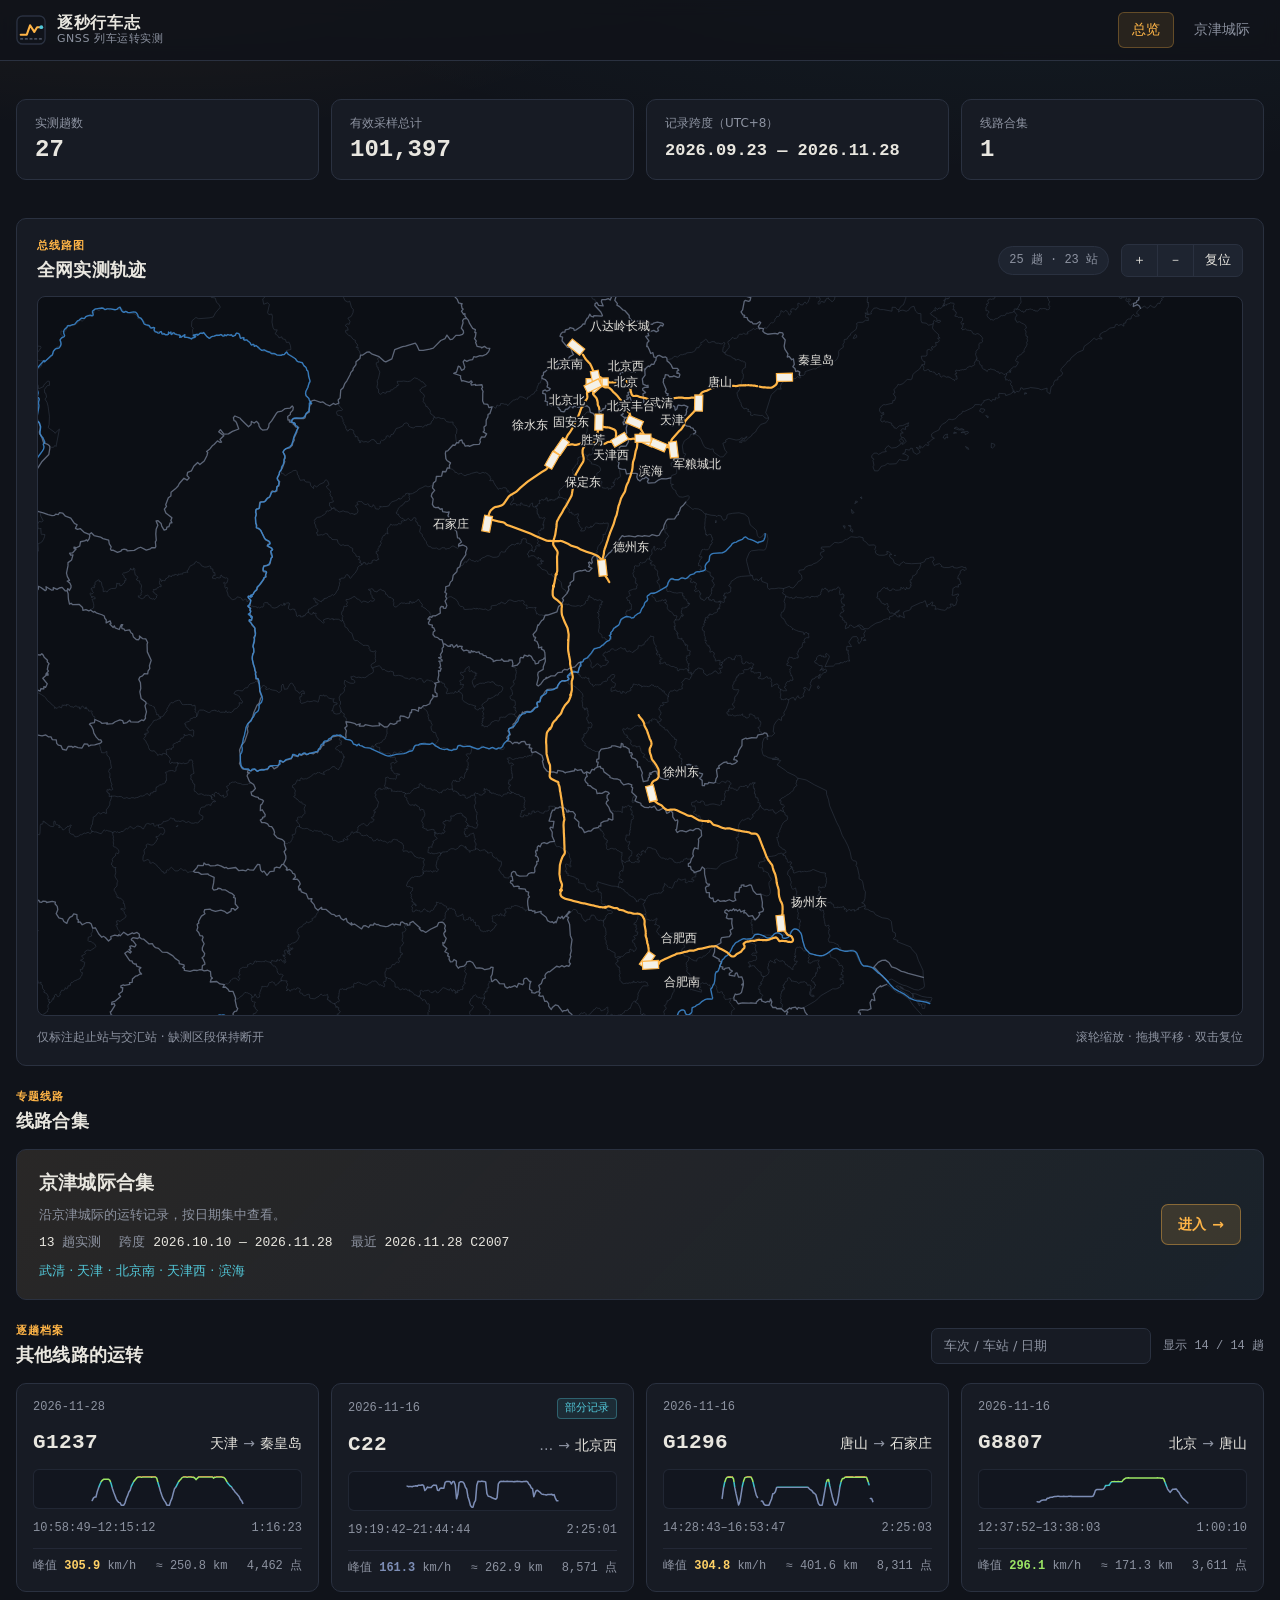
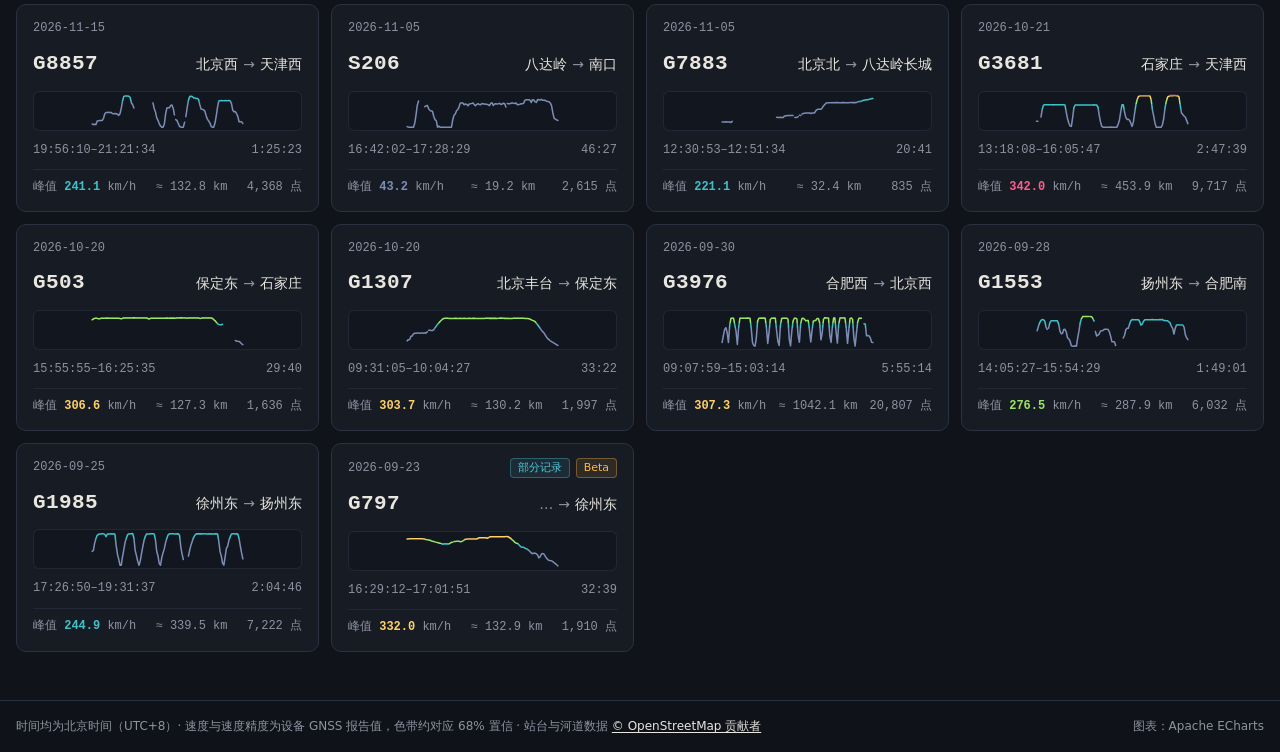
<file: index.html>
<!doctype html>
<html lang="zh-CN">
<head>
  <meta charset="utf-8">
  <meta name="viewport" content="width=device-width, initial-scale=1">
  <title>逐秒行车志 · GNSS 列车运转实测</title>
  <meta name="description" content="铁路运转 GNSS 实测归档：全网实测总线路图、京津城际合集与逐秒速度曲线。">
  <link rel="icon" href="assets/ui/icon.svg" type="image/svg+xml">
  <link rel="stylesheet" href="assets/ui/site.css?v=1">
</head>
<body data-page="home">
<header class="topbar">
  <div class="topbar-inner">
    <a class="brand" href="./" aria-label="逐秒行车志首页">
      <img class="brand-icon" src="assets/ui/icon.svg" alt="" width="30" height="30">
      <span class="brand-text">
        <strong>逐秒行车志</strong>
        <small>GNSS 列车运转实测</small>
      </span>
    </a>
    <nav class="main-nav" aria-label="主导航">
      <a href="./" aria-current="page">总览</a>
      <a href="collection.html?id=jingjin">京津城际</a>
    </nav>
  </div>
</header>

<main class="page-shell">
  <div id="home-status" class="status-banner" role="status" hidden></div>

  <dl class="metrics-strip" aria-label="归档概览">
    <div class="metric-card"><dt>实测趟数</dt><dd id="stat-runs">—</dd></div>
    <div class="metric-card"><dt>有效采样总计</dt><dd id="stat-samples">—</dd></div>
    <div class="metric-card"><dt>记录跨度（UTC+8）</dt><dd id="stat-span" class="is-range">—</dd></div>
    <div class="metric-card"><dt>线路合集</dt><dd id="stat-collections">—</dd></div>
  </dl>

  <section id="network-map-section" class="atlas panel" aria-labelledby="network-map-title">
    <div class="atlas-head">
      <div>
        <p class="eyebrow">总线路图</p>
        <h2 id="network-map-title">全网实测轨迹</h2>
      </div>
      <div class="atlas-controls">
        <span id="network-map-summary" class="atlas-summary">准备中</span>
        <div class="zoom-group" role="group" aria-label="地图缩放">
          <button type="button" id="map-zoom-in" aria-label="放大地图" disabled>＋</button>
          <button type="button" id="map-zoom-out" aria-label="缩小地图" disabled>－</button>
          <button type="button" id="map-reset" disabled>复位</button>
        </div>
      </div>
    </div>
    <div id="route-map" tabindex="0" role="application" aria-label="全网实测线路图。滚轮缩放，拖拽平移，方向键微调，双击或按 0 复位。"></div>
    <p id="map-message" class="map-msg" role="status">线路数据载入中…</p>
    <div class="atlas-foot">
      <span>仅标注起止站与交汇站 · 缺测区段保持断开</span>
      <span>滚轮缩放 · 拖拽平移 · 双击复位</span>
    </div>
  </section>

  <section id="collections-section" aria-labelledby="collections-heading" hidden>
    <div class="section-head">
      <div>
        <p class="eyebrow">专题线路</p>
        <h2 id="collections-heading">线路合集</h2>
      </div>
    </div>
    <div id="collections-list" class="collections-grid"></div>
  </section>

  <section aria-labelledby="other-runs-heading">
    <div class="section-head">
      <div>
        <p class="eyebrow">逐趟档案</p>
        <h2 id="other-runs-heading">其他线路的运转</h2>
      </div>
      <div class="filter-controls">
        <input type="search" id="run-search" class="search-input" placeholder="车次 / 车站 / 日期" aria-label="筛选运转记录">
        <span id="filter-count" class="filter-count"></span>
      </div>
    </div>
    <div id="run-grid" class="run-grid"></div>
    <div id="empty-filter" class="empty-state" hidden>没有匹配筛选条件的运转记录。</div>
    <div id="runs-empty" class="empty-state" hidden>暂无独立运转记录。</div>
  </section>
</main>

<footer class="site-footer">
  <div class="site-footer-inner">
    <span>时间均为北京时间（UTC+8）· 速度与速度精度为设备 GNSS 报告值，色带约对应 68% 置信 · 站台与河道数据 <a href="https://www.openstreetmap.org/copyright" target="_blank" rel="noopener">© OpenStreetMap 贡献者</a></span>
    <span>图表：Apache ECharts</span>
  </div>
</footer>

<script src="assets/ui/common.js?v=1"></script>
<script src="assets/network-map-data.js?v=5"></script>
<script src="assets/route-map.js?v=21"></script>
<script src="assets/network-map.js?v=6"></script>
<script src="assets/ui/home.js?v=1"></script>
</body>
</html>
</file>
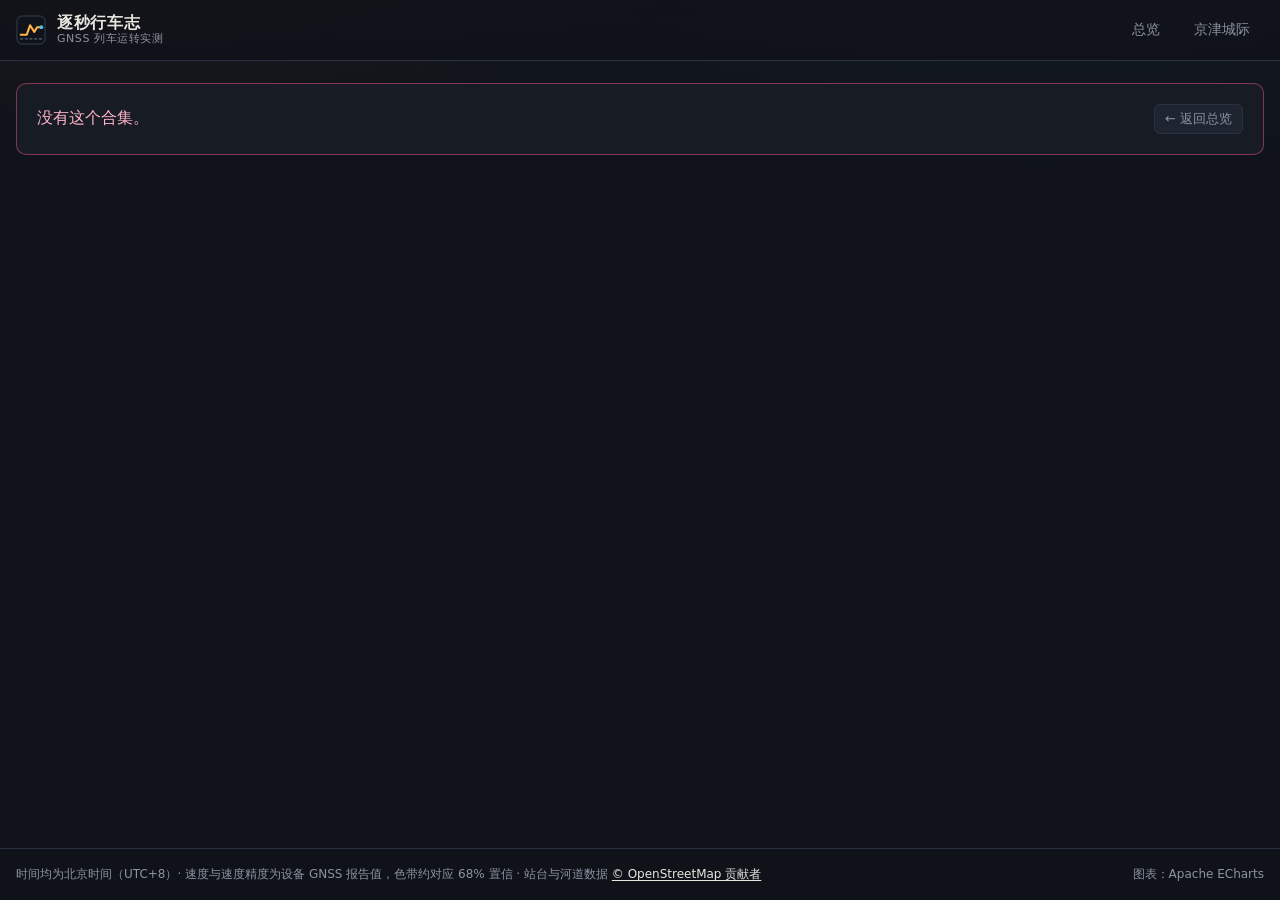
<file: collection.html>
<!doctype html>
<html lang="zh-CN">
<head>
  <meta charset="utf-8">
  <meta name="viewport" content="width=device-width, initial-scale=1">
  <title>线路合集 · 逐秒行车志</title>
  <meta name="description" content="查看同一线路合集的汇总实测总线路图、沿途各站及逐趟运转记录。">
  <link rel="icon" href="assets/ui/icon.svg" type="image/svg+xml">
  <link rel="stylesheet" href="assets/ui/site.css?v=1">
</head>
<body data-page="collection">
<header class="topbar">
  <div class="topbar-inner">
    <a class="brand" href="./" aria-label="逐秒行车志首页">
      <img class="brand-icon" src="assets/ui/icon.svg" alt="" width="30" height="30">
      <span class="brand-text">
        <strong>逐秒行车志</strong>
        <small>GNSS 列车运转实测</small>
      </span>
    </a>
    <nav class="main-nav" aria-label="主导航">
      <a href="./">总览</a>
      <a href="collection.html?id=jingjin">京津城际</a>
    </nav>
  </div>
</header>

<main class="page-shell">
  <div id="home-status" class="status-banner" role="status" hidden></div>

  <div id="collection-view" class="page-shell" style="padding:0;width:100%">
    <header class="collection-header panel">
      <a class="back-link" href="./">← 返回总览</a>
      <div class="collection-header-main">
        <div>
          <p class="eyebrow">线路合集</p>
          <h1 id="collection-title">合集载入中</h1>
          <p id="collection-desc" class="collection-desc" hidden></p>
        </div>
        <div id="collection-metrics" class="collection-metrics"></div>
      </div>
    </header>

    <section id="network-map-section" class="atlas panel" aria-labelledby="network-map-title">
      <div class="atlas-head">
        <div>
          <p class="eyebrow">合集总线路图</p>
          <h2 id="network-map-title">合集线路图</h2>
        </div>
        <div class="atlas-controls">
          <span id="network-map-summary" class="atlas-summary">准备中</span>
          <div class="zoom-group" role="group" aria-label="地图缩放">
            <button type="button" id="map-zoom-in" aria-label="放大地图" disabled>＋</button>
            <button type="button" id="map-zoom-out" aria-label="缩小地图" disabled>－</button>
            <button type="button" id="map-reset" disabled>复位</button>
          </div>
        </div>
      </div>
      <div id="route-map" tabindex="0" role="application" aria-label="合集线路图。滚轮缩放，拖拽平移，方向键微调，双击或按 0 复位。"></div>
      <p id="map-message" class="map-msg" role="status">线路数据载入中…</p>
      <div class="atlas-foot">
        <span>标注合集全部沿途车站 · 缺测区段保持断开</span>
        <span>滚轮缩放 · 拖拽平移 · 双击复位</span>
      </div>
    </section>

    <section aria-labelledby="collection-runs-heading">
      <div class="section-head">
        <div>
          <p class="eyebrow">逐趟记录</p>
          <h2 id="collection-runs-heading">合集运转清单</h2>
        </div>
        <div class="filter-controls">
          <input type="search" id="run-search" class="search-input" placeholder="车次 / 车站 / 日期" aria-label="筛选合集运转记录">
          <span id="filter-count" class="filter-count"></span>
        </div>
      </div>
      <div id="run-grid" class="run-grid"></div>
      <div id="empty-filter" class="empty-state" hidden>没有匹配筛选条件的运转记录。</div>
      <div id="collection-empty" class="empty-state" hidden>该合集暂无运转记录。</div>
    </section>
  </div>
</main>

<footer class="site-footer">
  <div class="site-footer-inner">
    <span>时间均为北京时间（UTC+8）· 速度与速度精度为设备 GNSS 报告值，色带约对应 68% 置信 · 站台与河道数据 <a href="https://www.openstreetmap.org/copyright" target="_blank" rel="noopener">© OpenStreetMap 贡献者</a></span>
    <span>图表：Apache ECharts</span>
  </div>
</footer>

<script src="assets/ui/common.js?v=1"></script>
<script src="assets/network-map-data.js?v=5"></script>
<script src="assets/route-map.js?v=21"></script>
<script src="assets/network-map.js?v=6"></script>
<script src="assets/ui/home.js?v=1"></script>
</body>
</html>
</file>
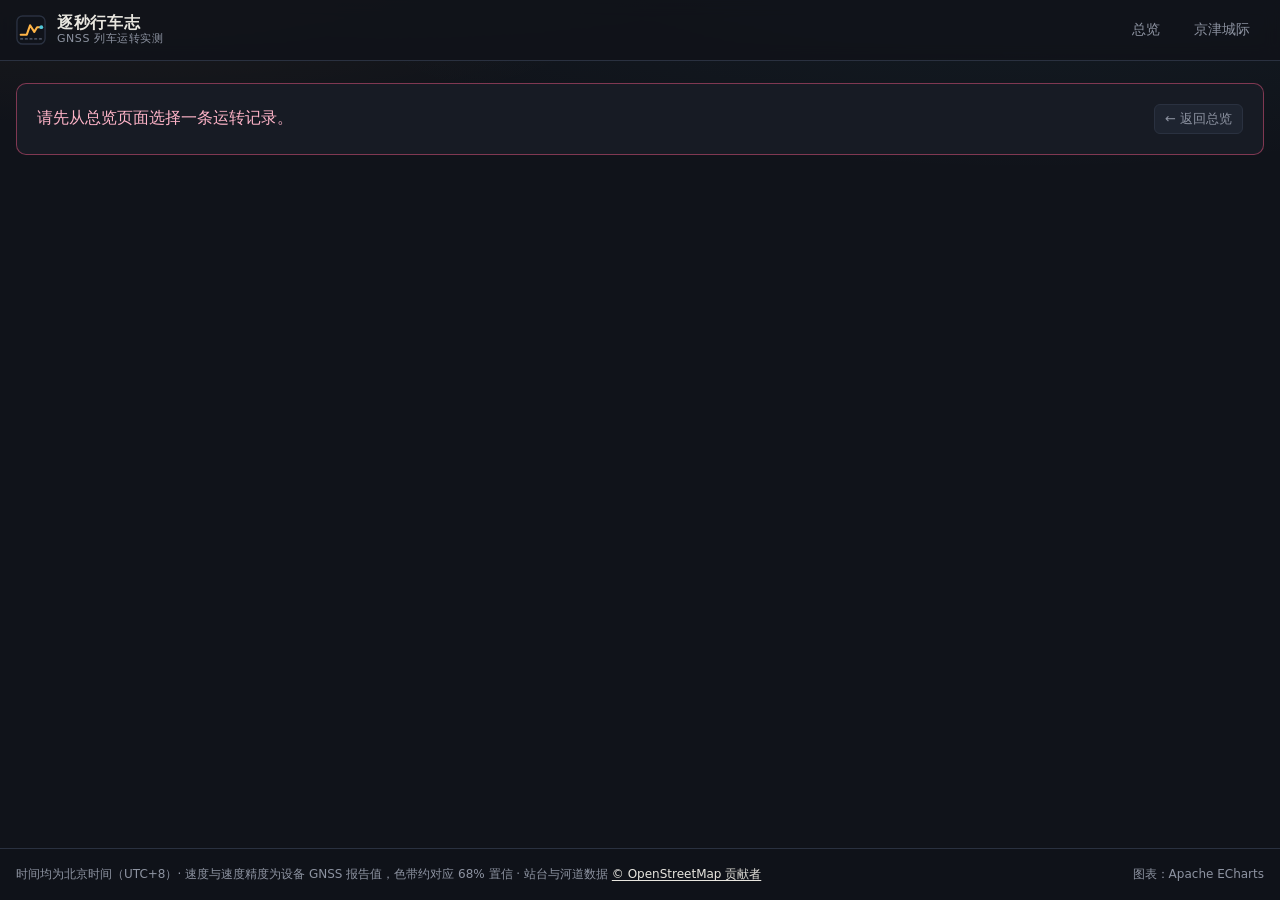
<file: viewer.html>
<!doctype html>
<html lang="zh-CN">
<head>
  <meta charset="utf-8">
  <meta name="viewport" content="width=device-width, initial-scale=1">
  <title>运转详情 · 逐秒行车志</title>
  <meta name="description" content="查看列车逐秒速度波形、速度精度范围、沿途区间记录与 GNSS 实测线路图。">
  <link rel="icon" href="assets/ui/icon.svg" type="image/svg+xml">
  <link rel="stylesheet" href="assets/ui/site.css?v=1">
</head>
<body data-page="run">
<header class="topbar">
  <div class="topbar-inner">
    <a class="brand" href="./" aria-label="逐秒行车志首页">
      <img class="brand-icon" src="assets/ui/icon.svg" alt="" width="30" height="30">
      <span class="brand-text">
        <strong>逐秒行车志</strong>
        <small>GNSS 列车运转实测</small>
      </span>
    </a>
    <nav class="main-nav" aria-label="主导航">
      <a href="./">总览</a>
      <a href="collection.html?id=jingjin">京津城际</a>
    </nav>
  </div>
</header>

<main class="page-shell">
  <div id="run-status" class="status-banner" role="status">正在读取运转记录…</div>

  <article id="run-view" class="page-shell" style="padding:0;width:100%" hidden>
    <header class="run-header panel">
      <div class="run-nav-row">
        <a class="back-link" href="./">← 返回总览</a>
        <a id="run-collection-link" class="back-link" href="./" hidden></a>
      </div>

      <div class="run-title-row">
        <div class="run-ident">
          <h1 id="run-train"></h1>
          <div class="run-ident-route">
            <span id="run-origin"></span>
            <span class="route-arrow" aria-hidden="true">⟶</span>
            <span id="run-dest"></span>
          </div>
          <div id="run-badges" class="badge-row"></div>
        </div>
        <time id="run-date" class="run-ident-date"></time>
      </div>

      <dl class="run-stats-grid" aria-label="运转核心指标">
        <div class="run-stat"><dt>采样时段（UTC+8）</dt><dd id="stat-window"></dd></div>
        <div class="run-stat"><dt>采样历时</dt><dd id="stat-duration"></dd></div>
        <div class="run-stat"><dt>有效采样</dt><dd id="stat-samples"></dd></div>
        <div class="run-stat"><dt>最高速度（点击定位）</dt><dd><button type="button" id="peak-btn" class="stat-btn" title="点击放大到最高速时段（±90 秒）"></button></dd></div>
        <div class="run-stat"><dt>积分里程</dt><dd id="stat-distance" title="按速度积分，缺测段不计"></dd></div>
        <div class="run-stat"><dt>速度精度中位数</dt><dd id="stat-acc"></dd></div>
      </dl>

      <div id="run-notes" class="run-notes" hidden></div>
    </header>

    <section id="speed-panel" class="speed-panel panel" aria-labelledby="speed-heading">
      <div class="speed-panel-head">
        <div>
          <p class="eyebrow">速度波形与置信带</p>
          <h2 id="speed-heading">逐秒速度</h2>
        </div>
        <span id="win-readout" class="win-readout"></span>
      </div>

      <div class="speed-toolbar">
        <div class="tier-summary">
          <div id="tier-bar" class="tier-bar" aria-hidden="true"></div>
          <div id="tier-legend" class="tier-legend" aria-label="五档速度颜色图例"></div>
        </div>
        <div class="tool-group" role="group" aria-label="时间窗口控制">
          <button type="button" id="btn-back" disabled>后退一步</button>
          <button type="button" id="btn-zin" aria-label="放大时间窗口">放大</button>
          <button type="button" id="btn-zout" aria-label="缩小时间窗口">缩小</button>
          <button type="button" id="btn-reset">全程</button>
        </div>
      </div>

      <div id="speed-wrap" class="speed-wrap">
        <div id="speed-chart" tabindex="0" role="application" aria-label="逐秒速度交互图。拖拽框选放大，滚轮缩放，Shift 加拖拽平移，方向键微调，加减键缩放，Backspace 后退，0 键或双击回到全程。"></div>
        <div id="brush-box" hidden></div>
      </div>

      <div class="speed-hint">
        <span>拖拽框选放大 · 滚轮缩放 · Shift+拖拽平移 · 双击回到全程 · ←/→ 平移 · Backspace 后退</span>
        <span>色带 = 采样速度 ± 设备报告速度精度（下限取 0）</span>
      </div>
    </section>

    <div class="run-split">
      <section class="events-panel panel" aria-labelledby="events-heading">
        <div class="events-head">
          <div>
            <p class="eyebrow">站场对照</p>
            <h2 id="events-heading">区间记录</h2>
          </div>
          <span id="event-count" class="atlas-summary"></span>
        </div>

        <div id="event-table-wrap" class="event-table-wrap">
          <table class="event-table" aria-label="沿途停车与通过区间">
            <thead>
              <tr>
                <th scope="col">名称</th>
                <th scope="col">类型</th>
                <th scope="col">起止（UTC+8）</th>
                <th scope="col">历时</th>
                <th scope="col">区间均速</th>
                <th scope="col">距上一标记</th>
              </tr>
            </thead>
            <tbody id="event-rows"></tbody>
          </table>
        </div>
        <div id="events-empty" class="empty-state" hidden>这趟没有记下停车或通过区间。</div>
        <p id="event-mean-note" class="event-note-foot" hidden>通过区间的均速为该时段内有效速度采样的算术平均值。</p>
      </section>

      <section id="route-map-card" class="atlas panel run-split-map" aria-labelledby="route-map-title">
        <div class="atlas-head">
          <div>
            <p class="eyebrow">空间轨迹</p>
            <h2 id="route-map-title">沿途线路图</h2>
          </div>
          <div class="atlas-controls">
            <div class="zoom-group" role="group" aria-label="地图缩放">
              <button type="button" id="map-zoom-in" aria-label="放大线路图" disabled>＋</button>
              <button type="button" id="map-zoom-out" aria-label="缩小线路图" disabled>－</button>
              <button type="button" id="map-reset" disabled>复位</button>
            </div>
          </div>
        </div>
        <div id="route-map" tabindex="0" role="application" aria-label="实测线路图。滚轮缩放，拖拽平移，方向键微调，双击或按 0 复位。"></div>
        <p id="map-message" class="map-msg" role="status">线路数据载入中…</p>
        <div class="atlas-foot">
          <span>悬停轨迹可在速度图上对照时刻</span>
          <span>GNSS 实测轨迹 · 缺测区段保持断开</span>
        </div>
      </section>
    </div>
  </article>
</main>

<footer class="site-footer">
  <div class="site-footer-inner">
    <span>时间均为北京时间（UTC+8）· 速度与速度精度为设备 GNSS 报告值，色带约对应 68% 置信 · 站台与河道数据 <a href="https://www.openstreetmap.org/copyright" target="_blank" rel="noopener">© OpenStreetMap 贡献者</a></span>
    <span>图表：Apache ECharts</span>
  </div>
</footer>

<script src="assets/echarts.min.js"></script>
<script src="assets/ui/common.js?v=1"></script>
<script src="assets/route-map.js?v=21"></script>
<script src="assets/ui/run.js?v=1"></script>
</body>
</html>
</file>
<file: assets/ui/site.css>
:root {
  --bg: #10131a;
  --panel: #171b24;
  --panel-2: #1e2430;
  --line: #2a3140;
  --text: #e8e6df;
  --muted: #8d93a1;
  --accent: #ffb547;
  --cyan: #52c7d8;
  --stop: #b4a7ff;
  --pass: #e8e6df;
  --sans: "PingFang SC", "Microsoft YaHei", "Noto Sans SC", system-ui, sans-serif;
  --mono: "JetBrains Mono", "Cascadia Mono", Consolas, monospace;
}

*, *::before, *::after {
  box-sizing: border-box;
}

[hidden] {
  display: none !important;
}

html {
  color-scheme: dark;
  background: var(--bg);
  color: var(--text);
  font-family: var(--sans);
  line-height: 1.55;
  -webkit-font-smoothing: antialiased;
}

body {
  margin: 0;
  min-height: 100vh;
  display: flex;
  flex-direction: column;
  background:
    radial-gradient(1200px 420px at 80% -120px, rgba(82, 199, 216, 0.07), transparent 70%),
    radial-gradient(900px 360px at 12% -100px, rgba(255, 181, 71, 0.08), transparent 65%),
    var(--bg);
}

a {
  color: inherit;
}

button, input {
  font: inherit;
  color: inherit;
}

:focus-visible {
  outline: 2px solid var(--accent);
  outline-offset: 2px;
}

.mono {
  font-family: var(--mono);
  font-variant-numeric: tabular-nums;
}

/* Top Bar */
.topbar {
  border-bottom: 1px solid var(--line);
  background: rgba(16, 19, 26, 0.88);
  backdrop-filter: blur(8px);
  position: sticky;
  top: 0;
  z-index: 30;
}

.topbar-inner,
.page-shell,
.site-footer-inner {
  width: min(1400px, 100% - 32px);
  margin: 0 auto;
}

.topbar-inner {
  display: flex;
  align-items: center;
  justify-content: space-between;
  gap: 16px;
  padding: 12px 0;
}

.brand {
  display: inline-flex;
  align-items: center;
  gap: 11px;
  text-decoration: none;
}

.brand-icon {
  display: block;
  width: 30px;
  height: 30px;
  flex: none;
}

.brand-text {
  display: flex;
  flex-direction: column;
  line-height: 1.15;
}

.brand-text strong {
  font-size: 16px;
  font-weight: 600;
  letter-spacing: 0.04em;
  color: var(--text);
}

.brand-text small {
  font-size: 11px;
  color: var(--muted);
  letter-spacing: 0.05em;
}

.main-nav {
  display: flex;
  align-items: center;
  gap: 6px;
}

.main-nav a {
  text-decoration: none;
  font-size: 14px;
  padding: 6px 13px;
  border-radius: 6px;
  color: var(--muted);
  border: 1px solid transparent;
  transition: color 0.15s, background-color 0.15s, border-color 0.15s;
}

.main-nav a:hover {
  color: var(--text);
  background: var(--panel);
}

.main-nav a[aria-current="page"] {
  color: var(--accent);
  background: rgba(255, 181, 71, 0.1);
  border-color: rgba(255, 181, 71, 0.28);
}

/* Main Shell */
.page-shell {
  flex: 1;
  padding: 22px 0 48px;
  display: flex;
  flex-direction: column;
  gap: 22px;
}

.panel {
  background: var(--panel);
  border: 1px solid var(--line);
  border-radius: 10px;
  padding: 18px 20px;
}

.eyebrow {
  margin: 0 0 2px;
  font-size: 11px;
  letter-spacing: 0.08em;
  text-transform: uppercase;
  color: var(--accent);
  font-weight: 600;
}

h1, h2, h3 {
  margin: 0;
  font-weight: 600;
  letter-spacing: 0.01em;
}

.status-banner {
  background: var(--panel);
  border: 1px solid var(--line);
  border-radius: 10px;
  padding: 20px;
  color: var(--muted);
  display: flex;
  align-items: center;
  justify-content: space-between;
  gap: 16px;
  flex-wrap: wrap;
}

.status-banner.is-error {
  border-color: rgba(255, 92, 138, 0.45);
  color: #ffb4c8;
}

.back-link {
  display: inline-flex;
  align-items: center;
  gap: 6px;
  text-decoration: none;
  font-size: 13px;
  color: var(--muted);
  padding: 4px 10px;
  border-radius: 6px;
  background: var(--panel-2);
  border: 1px solid var(--line);
  width: fit-content;
  transition: color 0.15s, border-color 0.15s;
}

.back-link:hover {
  color: var(--text);
  border-color: var(--muted);
}

/* Metric Strip */
.metrics-strip {
  display: grid;
  grid-template-columns: repeat(4, minmax(0, 1fr));
  gap: 12px;
}

.metric-card {
  background: var(--panel);
  border: 1px solid var(--line);
  border-radius: 10px;
  padding: 14px 18px;
  display: flex;
  flex-direction: column;
  gap: 4px;
}

.metric-card dt {
  font-size: 12px;
  color: var(--muted);
}

.metric-card dd {
  margin: 0;
  font-family: var(--mono);
  font-variant-numeric: tabular-nums;
  font-size: 24px;
  font-weight: 600;
  color: var(--text);
  line-height: 1.2;
}

.metric-card dd.is-range {
  font-size: 17px;
  padding-top: 5px;
}

/* Map Panel */
.atlas {
  display: flex;
  flex-direction: column;
  gap: 12px;
}

.atlas-head {
  display: flex;
  align-items: center;
  justify-content: space-between;
  gap: 12px;
  flex-wrap: wrap;
}

.atlas-head h2 {
  font-size: 18px;
}

.atlas-controls {
  display: flex;
  align-items: center;
  gap: 12px;
  flex-wrap: wrap;
}

.atlas-summary {
  font-family: var(--mono);
  font-variant-numeric: tabular-nums;
  font-size: 12px;
  color: var(--muted);
  padding: 4px 10px;
  border-radius: 999px;
  background: var(--panel-2);
  border: 1px solid var(--line);
}

.zoom-group,
.tool-group {
  display: inline-flex;
  align-items: center;
  background: var(--panel-2);
  border: 1px solid var(--line);
  border-radius: 7px;
  overflow: hidden;
}

.zoom-group button,
.tool-group button {
  background: transparent;
  border: 0;
  border-right: 1px solid var(--line);
  padding: 5px 11px;
  font-size: 13px;
  color: var(--text);
  cursor: pointer;
  transition: background-color 0.14s, color 0.14s;
}

.zoom-group button:last-child,
.tool-group button:last-child {
  border-right: 0;
}

.zoom-group button:hover:not(:disabled),
.tool-group button:hover:not(:disabled) {
  background: rgba(255, 181, 71, 0.12);
  color: var(--accent);
}

.zoom-group button:disabled,
.tool-group button:disabled {
  color: var(--muted);
  opacity: 0.45;
  cursor: not-allowed;
}

#route-map {
  width: 100%;
  min-height: 360px;
  max-height: min(82vh, 720px);
  background: #0c0f15;
  border: 1px solid var(--line);
  border-radius: 8px;
  overflow: hidden;
  cursor: grab;
  touch-action: none;
  display: block;
  position: relative;
}

#route-map.is-dragging {
  cursor: grabbing;
}

#route-map svg {
  display: block;
  width: 100%;
  height: 100%;
}

.map-national {
  stroke: #8790a3;
  stroke-width: 1.4px;
}

.map-provincial {
  stroke: #5d6678;
  stroke-width: 1.3px;
}

.map-administrative {
  stroke: #323947;
  stroke-width: 0.6px;
}

.map-river {
  stroke: #3d8bd4;
  stroke-width: 1.4px;
  opacity: 0.85;
}

.map-track {
  stroke: var(--accent);
  stroke-width: 2.2px;
  transition: opacity 0.15s;
}

svg.rail-conventional .map-track {
  stroke: #6fdc8c;
}

svg.rail-conventional .map-isolated {
  fill: #6fdc8c;
}

svg.rail-conventional .map-station-platform,
svg.rail-conventional .map-station-point {
  stroke: #6fdc8c;
}

svg.has-focus .map-track {
  opacity: 0.35;
}

.map-focus {
  stroke: #fff3c4;
  stroke-width: 3.4px;
}

.map-isolated {
  fill: var(--accent);
}

.map-station-platform {
  fill: #f4f1e8;
  stroke: var(--accent);
  stroke-width: 1.2px;
}

.map-station-point {
  fill: #f4f1e8;
  stroke: var(--accent);
  stroke-width: 1.5px;
}

.map-station text {
  fill: var(--text);
  font-size: 12px;
  font-weight: 500;
  font-family: var(--sans);
  paint-order: stroke;
  stroke: #10131a;
  stroke-width: 3px;
  stroke-linejoin: round;
  pointer-events: none;
  user-select: none;
}

.map-cursor {
  fill: var(--cyan);
  stroke: #ffffff;
  stroke-width: 2px;
  pointer-events: none;
}

.map-msg {
  margin: 0;
  padding: 12px 14px;
  border-radius: 7px;
  background: var(--panel-2);
  border: 1px solid var(--line);
  font-size: 13px;
  color: var(--muted);
}

.atlas-foot {
  display: flex;
  justify-content: space-between;
  gap: 12px;
  flex-wrap: wrap;
  font-size: 12px;
  color: var(--muted);
}

/* Collections */
.section-head {
  display: flex;
  align-items: center;
  justify-content: space-between;
  gap: 14px;
  flex-wrap: wrap;
  margin-bottom: 14px;
}

.section-head h2 {
  font-size: 18px;
}

.collections-grid {
  display: flex;
  flex-direction: column;
  gap: 12px;
}

.collection-card {
  display: grid;
  grid-template-columns: minmax(0, 1fr) auto;
  gap: 16px;
  align-items: center;
  background: linear-gradient(135deg, rgba(255, 181, 71, 0.08), rgba(82, 199, 216, 0.04)), var(--panel);
  border: 1px solid var(--line);
  border-radius: 10px;
  padding: 18px 22px;
  text-decoration: none;
  transition: border-color 0.15s, transform 0.15s;
}

.collection-card:hover {
  border-color: var(--accent);
  transform: translateY(-1px);
}

.collection-card-body {
  display: flex;
  flex-direction: column;
  gap: 8px;
  min-width: 0;
}

.collection-card-title {
  display: flex;
  align-items: baseline;
  gap: 12px;
  flex-wrap: wrap;
}

.collection-card-title h3 {
  font-size: 19px;
  color: var(--text);
}

.collection-card-desc {
  margin: 0;
  font-size: 13px;
  color: var(--muted);
}

.collection-card-meta {
  display: flex;
  flex-wrap: wrap;
  gap: 8px 18px;
  font-size: 13px;
  color: var(--text);
  font-family: var(--mono);
  font-variant-numeric: tabular-nums;
}

.collection-card-meta span {
  color: var(--muted);
}

.collection-card-meta strong {
  color: var(--text);
  font-weight: 500;
}

.collection-card-stations {
  font-size: 13px;
  color: var(--cyan);
  word-break: break-all;
}

.collection-cta {
  display: inline-flex;
  align-items: center;
  gap: 6px;
  padding: 9px 16px;
  border-radius: 7px;
  background: rgba(255, 181, 71, 0.14);
  border: 1px solid rgba(255, 181, 71, 0.4);
  color: var(--accent);
  font-size: 14px;
  font-weight: 600;
  white-space: nowrap;
}

/* Collection Header */
.collection-header {
  display: flex;
  flex-direction: column;
  gap: 12px;
}

.collection-header-main {
  display: flex;
  align-items: flex-end;
  justify-content: space-between;
  gap: 16px;
  flex-wrap: wrap;
}

.collection-header h1 {
  font-size: 26px;
}

.collection-desc {
  margin: 4px 0 0;
  color: var(--muted);
  font-size: 14px;
}

.collection-metrics {
  display: flex;
  flex-wrap: wrap;
  gap: 18px;
  font-size: 13px;
  color: var(--muted);
}

.collection-metrics strong {
  color: var(--text);
  font-family: var(--mono);
  font-variant-numeric: tabular-nums;
  font-weight: 600;
  margin-right: 4px;
}

/* Search & Run Grid */
.filter-controls {
  display: flex;
  align-items: center;
  gap: 12px;
  flex-wrap: wrap;
}

.search-input {
  background: var(--panel);
  border: 1px solid var(--line);
  border-radius: 7px;
  padding: 7px 12px;
  font-size: 13px;
  min-width: 220px;
  color: var(--text);
}

.search-input::placeholder {
  color: var(--muted);
}

.search-input:focus {
  border-color: var(--accent);
  outline: none;
}

.filter-count {
  font-family: var(--mono);
  font-variant-numeric: tabular-nums;
  font-size: 12px;
  color: var(--muted);
}

.run-grid {
  display: grid;
  grid-template-columns: repeat(auto-fill, minmax(280px, 1fr));
  gap: 12px;
}

.run-card {
  display: flex;
  flex-direction: column;
  gap: 10px;
  background: var(--panel);
  border: 1px solid var(--line);
  border-radius: 10px;
  padding: 14px 16px;
  text-decoration: none;
  transition: border-color 0.15s, background-color 0.15s, transform 0.15s;
}

.run-card:hover {
  border-color: var(--accent);
  background: var(--panel-2);
  transform: translateY(-1px);
}

.run-card-top {
  display: flex;
  align-items: center;
  justify-content: space-between;
  gap: 8px;
}

.run-card-date {
  font-family: var(--mono);
  font-variant-numeric: tabular-nums;
  font-size: 12px;
  color: var(--muted);
}

.badge-row {
  display: inline-flex;
  align-items: center;
  gap: 6px;
  flex-wrap: wrap;
}

.tag {
  display: inline-flex;
  align-items: center;
  font-size: 11px;
  line-height: 1.3;
  padding: 2px 7px;
  border-radius: 4px;
  border: 1px solid var(--line);
  background: var(--panel-2);
  color: var(--muted);
}

.tag-beta {
  color: var(--accent);
  border-color: rgba(255, 181, 71, 0.35);
  background: rgba(255, 181, 71, 0.1);
}

.tag-partial {
  color: var(--cyan);
  border-color: rgba(82, 199, 216, 0.35);
  background: rgba(82, 199, 216, 0.1);
}

.tag-inferred {
  color: var(--accent);
  border-color: rgba(255, 181, 71, 0.32);
  background: rgba(255, 181, 71, 0.08);
  margin-left: 6px;
}

.run-card-main {
  display: flex;
  align-items: baseline;
  justify-content: space-between;
  gap: 10px;
}

.run-train {
  font-family: var(--mono);
  font-variant-numeric: tabular-nums;
  font-size: 21px;
  font-weight: 700;
  color: var(--text);
  letter-spacing: 0.02em;
}

.run-route {
  font-size: 14px;
  color: var(--text);
  display: inline-flex;
  align-items: center;
  gap: 5px;
  min-width: 0;
  white-space: nowrap;
  overflow: hidden;
  text-overflow: ellipsis;
}

.route-arrow {
  color: var(--muted);
}

.origin-unknown {
  color: var(--muted);
}

.spark {
  display: block;
  width: 100%;
  height: 40px;
  background: #12161f;
  border: 1px solid rgba(42, 49, 64, 0.65);
  border-radius: 6px;
}

.run-card-stats {
  display: flex;
  align-items: center;
  justify-content: space-between;
  gap: 8px;
  font-size: 12px;
  color: var(--muted);
  font-family: var(--mono);
  font-variant-numeric: tabular-nums;
}

.run-card-sub {
  display: flex;
  align-items: center;
  justify-content: space-between;
  gap: 8px;
  font-size: 12px;
  color: var(--muted);
  border-top: 1px solid rgba(42, 49, 64, 0.65);
  padding-top: 8px;
  font-family: var(--mono);
  font-variant-numeric: tabular-nums;
}

.run-peak strong {
  font-weight: 600;
}

.empty-state {
  padding: 28px 20px;
  text-align: center;
  color: var(--muted);
  background: var(--panel);
  border: 1px dashed var(--line);
  border-radius: 10px;
  font-size: 14px;
}

/* Run Detail Page */
.run-header {
  display: flex;
  flex-direction: column;
  gap: 14px;
}

.run-nav-row {
  display: flex;
  align-items: center;
  gap: 10px;
  flex-wrap: wrap;
}

.run-title-row {
  display: flex;
  align-items: baseline;
  justify-content: space-between;
  gap: 16px;
  flex-wrap: wrap;
}

.run-ident {
  display: flex;
  align-items: baseline;
  gap: 14px;
  flex-wrap: wrap;
}

.run-ident h1 {
  font-family: var(--mono);
  font-variant-numeric: tabular-nums;
  font-size: 32px;
  font-weight: 700;
  color: var(--accent);
  line-height: 1.1;
}

.run-ident-route {
  font-size: 20px;
  font-weight: 500;
  display: inline-flex;
  align-items: center;
  gap: 8px;
}

.run-ident-date {
  font-family: var(--mono);
  font-variant-numeric: tabular-nums;
  font-size: 13px;
  color: var(--muted);
}

.run-stats-grid {
  display: grid;
  grid-template-columns: minmax(175px, 1.45fr) repeat(5, minmax(0, 1fr));
  gap: 10px;
  margin: 0;
}

.run-stat {
  background: var(--panel-2);
  border: 1px solid var(--line);
  border-radius: 8px;
  padding: 10px 12px;
  display: flex;
  flex-direction: column;
  gap: 3px;
}

.run-stat dt {
  font-size: 11px;
  color: var(--muted);
}

.run-stat dd {
  margin: 0;
  font-family: var(--mono);
  font-variant-numeric: tabular-nums;
  font-size: 15px;
  font-weight: 600;
  color: var(--text);
}

.stat-btn {
  background: transparent;
  border: 0;
  padding: 0;
  margin: 0;
  cursor: pointer;
  text-align: left;
  font: inherit;
  color: inherit;
  display: inline-flex;
  align-items: baseline;
  gap: 4px;
}

.stat-btn:hover {
  text-decoration: underline;
  text-decoration-color: var(--accent);
  text-underline-offset: 3px;
}

.run-notes {
  display: flex;
  flex-direction: column;
  gap: 4px;
  font-size: 12px;
  color: var(--muted);
  border-top: 1px solid var(--line);
  padding-top: 10px;
}

.run-notes p {
  margin: 0;
}

/* Speed Chart Panel */
.speed-panel {
  display: flex;
  flex-direction: column;
  gap: 12px;
}

.speed-panel-head {
  display: flex;
  align-items: center;
  justify-content: space-between;
  gap: 12px;
  flex-wrap: wrap;
}

.speed-panel-head h2 {
  font-size: 18px;
}

.win-readout {
  font-family: var(--mono);
  font-variant-numeric: tabular-nums;
  font-size: 13px;
  color: var(--cyan);
}

.speed-toolbar {
  display: flex;
  align-items: center;
  justify-content: space-between;
  gap: 14px;
  flex-wrap: wrap;
}

.tier-summary {
  display: flex;
  flex-direction: column;
  gap: 7px;
  flex: 1 1 420px;
  min-width: 0;
}

.tier-bar {
  display: flex;
  height: 7px;
  width: 100%;
  border-radius: 999px;
  overflow: hidden;
  background: var(--panel-2);
}

.tier-bar-seg {
  height: 100%;
}

.tier-legend {
  display: flex;
  flex-wrap: wrap;
  gap: 6px 14px;
  font-size: 12px;
  color: var(--muted);
  align-items: center;
}

.tier-legend-item {
  display: inline-flex;
  align-items: center;
  gap: 5px;
  font-family: var(--mono);
  font-variant-numeric: tabular-nums;
}

.tier-legend-item.is-zero {
  opacity: 0.45;
}

.tier-swatch {
  width: 10px;
  height: 3px;
  border-radius: 2px;
  display: inline-block;
}

.band-legend {
  display: inline-flex;
  align-items: center;
  gap: 6px;
  color: var(--muted);
  font-size: 12px;
}

.band-swatch {
  width: 12px;
  height: 9px;
  border-radius: 2px;
  background: rgba(232, 230, 223, 0.24);
  border: 1px solid rgba(232, 230, 223, 0.35);
  display: inline-block;
}

.speed-wrap {
  position: relative;
  background: #0c0f15;
  border: 1px solid var(--line);
  border-radius: 8px;
  overflow: hidden;
}

#speed-chart {
  width: 100%;
  height: clamp(320px, 54vh, 540px);
  outline: none;
  cursor: crosshair;
}

#brush-box {
  position: absolute;
  pointer-events: none;
  background: rgba(255, 181, 71, 0.16);
  border-left: 1.5px solid var(--accent);
  border-right: 1.5px solid var(--accent);
  z-index: 10;
}

.speed-hint {
  font-size: 12px;
  color: var(--muted);
  display: flex;
  justify-content: space-between;
  flex-wrap: wrap;
  gap: 8px;
}

/* Split Lower Section */
.run-split {
  display: grid;
  grid-template-columns: minmax(0, 1fr) minmax(0, 1fr);
  gap: 18px;
  align-items: start;
}

.run-split-map {
  position: sticky;
  top: 72px;
}

.events-panel {
  display: flex;
  flex-direction: column;
  gap: 12px;
}

.events-head {
  display: flex;
  align-items: center;
  justify-content: space-between;
  gap: 10px;
}

.events-head h2 {
  font-size: 18px;
}

.event-table-wrap {
  overflow-x: auto;
}

.event-table {
  width: 100%;
  border-collapse: collapse;
  font-size: 13px;
}

.event-table th,
.event-table td {
  padding: 9px 10px;
  text-align: left;
  border-bottom: 1px solid var(--line);
  vertical-align: middle;
}

.event-table thead th {
  font-size: 11px;
  font-weight: 600;
  color: var(--muted);
  text-transform: uppercase;
  letter-spacing: 0.04em;
  white-space: nowrap;
}

.event-table tbody tr {
  cursor: pointer;
  transition: background-color 0.12s;
}

.event-table tbody tr:hover,
.event-table tbody tr:focus-visible {
  background: var(--panel-2);
}

.event-table tbody th {
  font-weight: 600;
  color: var(--text);
}

.kind-pill {
  display: inline-flex;
  align-items: center;
  padding: 2px 8px;
  border-radius: 999px;
  font-size: 11px;
  font-weight: 600;
  white-space: nowrap;
}

.kind-pill.is-stop {
  color: var(--stop);
  background: rgba(180, 167, 255, 0.14);
  border: 1px solid rgba(180, 167, 255, 0.35);
}

.kind-pill.is-pass {
  color: var(--pass);
  background: rgba(232, 230, 223, 0.1);
  border: 1px solid rgba(232, 230, 223, 0.28);
}

.event-note-foot {
  margin: 0;
  font-size: 12px;
  color: var(--muted);
}

/* Footer */
.site-footer {
  border-top: 1px solid var(--line);
  background: rgba(16, 19, 26, 0.72);
  padding: 16px 0;
  margin-top: auto;
}

.site-footer-inner {
  display: flex;
  align-items: center;
  justify-content: space-between;
  gap: 8px 18px;
  flex-wrap: wrap;
  font-size: 12px;
  color: var(--muted);
}

.site-footer a {
  color: var(--text);
  text-decoration: underline;
  text-underline-offset: 2px;
}

@media (max-width: 1099px) {
  .run-stats-grid {
    grid-template-columns: repeat(3, minmax(0, 1fr));
  }

  .run-split {
    grid-template-columns: 1fr;
  }

  .run-split-map {
    position: static;
  }
}

@media (max-width: 720px) {
  .metrics-strip {
    grid-template-columns: repeat(2, minmax(0, 1fr));
  }

  .collection-card {
    grid-template-columns: 1fr;
  }

  .collection-cta {
    width: fit-content;
  }

  .run-stats-grid {
    grid-template-columns: repeat(2, minmax(0, 1fr));
  }

  #speed-chart {
    height: 340px;
  }

  #route-map {
    min-height: 420px;
  }

  .event-table thead {
    display: none;
  }

  .event-table,
  .event-table tbody,
  .event-table tr,
  .event-table th,
  .event-table td {
    display: block;
    width: 100%;
  }

  .event-table tbody tr {
    border: 1px solid var(--line);
    border-radius: 8px;
    padding: 10px 12px;
    margin-bottom: 10px;
    background: var(--panel-2);
  }

  .event-table td,
  .event-table tbody th {
    border-bottom: 0;
    padding: 3px 0;
  }

  .event-table td[data-label] {
    display: flex;
    justify-content: space-between;
    gap: 12px;
    font-size: 12px;
  }

  .event-table td[data-label]::before {
    content: attr(data-label);
    color: var(--muted);
  }
}
</file>
